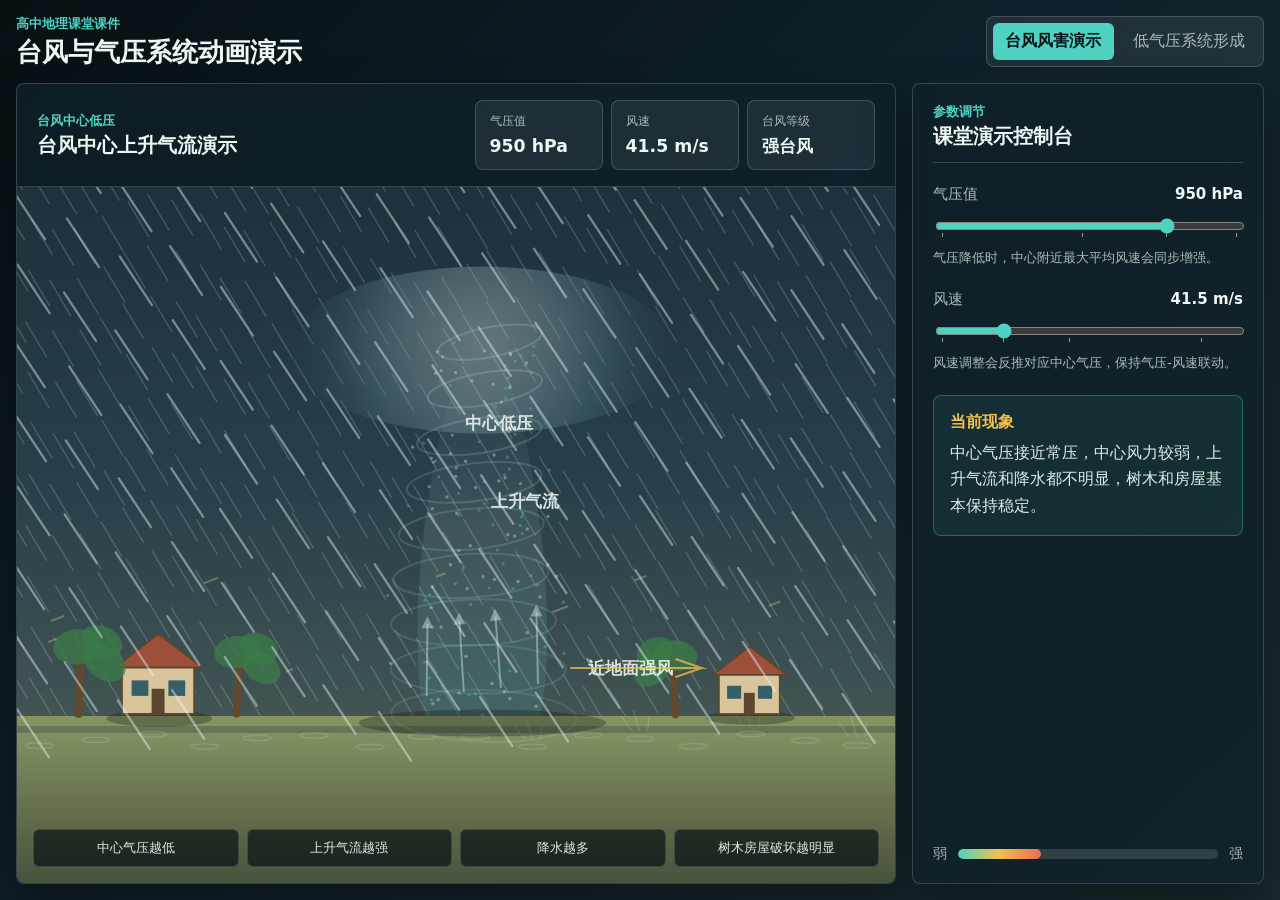
<file: index.html>
<!doctype html>
<html lang="zh-CN">
  <head>
    <meta charset="utf-8" />
    <meta name="viewport" content="width=device-width, initial-scale=1" />
    <title>台风与气压系统动画演示</title>
    <link rel="stylesheet" href="styles.css" />
  </head>
  <body>
    <div class="page-shell">
      <header class="top-bar" aria-label="课件导航">
        <div>
          <p class="kicker">高中地理课堂课件</p>
          <h1>台风与气压系统动画演示</h1>
        </div>
        <nav class="demo-tabs" role="tablist" aria-label="演示内容">
          <button
            id="tab-typhoon"
            class="tab-button is-active"
            type="button"
            role="tab"
            aria-selected="true"
            aria-controls="typhoonDemo"
            data-demo-target="typhoon"
          >
            台风风害演示
          </button>
          <button
            id="tab-low-pressure"
            class="tab-button"
            type="button"
            role="tab"
            aria-selected="false"
            aria-controls="lowPressureDemo"
            data-demo-target="low-pressure"
          >
            低气压系统形成
          </button>
        </nav>
      </header>

      <main
        id="typhoonDemo"
        class="app-shell demo-page is-active"
        role="tabpanel"
        aria-labelledby="tab-typhoon"
        data-demo="typhoon"
      >
        <section class="stage-area" aria-label="台风中心气流和风害演示区">
          <div class="stage-header">
            <div>
              <p class="kicker">台风中心低压</p>
              <h2>台风中心上升气流演示</h2>
            </div>
            <div class="metric-strip" aria-label="当前参数">
              <div class="metric">
                <span>气压值</span>
                <strong id="pressureReadout">950 hPa</strong>
              </div>
              <div class="metric">
                <span>风速</span>
                <strong id="windReadout">41.5 m/s</strong>
              </div>
              <div class="metric">
                <span>台风等级</span>
                <strong id="damageReadout">强台风</strong>
              </div>
            </div>
          </div>

          <div class="visual-frame">
            <canvas id="typhoonCanvas" width="1200" height="720"></canvas>
            <div class="legend-strip" aria-hidden="true">
              <span>中心气压越低</span>
              <span>上升气流越强</span>
              <span>降水越多</span>
              <span>树木房屋破坏越明显</span>
            </div>
          </div>
        </section>

        <aside class="control-panel" aria-label="演示参数控制">
          <div class="panel-heading">
            <p class="kicker">参数调节</p>
            <h2>课堂演示控制台</h2>
          </div>

          <label class="slider-field" for="pressure">
            <span class="slider-label">
              <span>气压值</span>
              <output id="pressureOutput" for="pressure">950 hPa</output>
            </span>
            <input
              id="pressure"
              type="range"
              min="870"
              max="975"
              step="1"
              value="950"
              list="pressureMarks"
              aria-describedby="pressureHint"
            />
            <datalist id="pressureMarks">
              <option value="975"></option>
              <option value="950"></option>
              <option value="920"></option>
              <option value="870"></option>
            </datalist>
            <span id="pressureHint" class="hint">气压降低时，中心附近最大平均风速会同步增强。</span>
          </label>

          <label class="slider-field" for="wind">
            <span class="slider-label">
              <span>风速</span>
              <output id="windOutput" for="wind">41.5 m/s</output>
            </span>
            <input
              id="wind"
              type="range"
              min="32.7"
              max="75"
              step="0.1"
              value="41.5"
              list="windMarks"
              aria-describedby="windHint"
            />
            <datalist id="windMarks">
              <option value="32.7"></option>
              <option value="41.5"></option>
              <option value="51.0"></option>
              <option value="70.0"></option>
            </datalist>
            <span id="windHint" class="hint">风速调整会反推对应中心气压，保持气压-风速联动。</span>
          </label>

          <div class="concept-box" aria-live="polite">
            <p class="concept-title">当前现象</p>
            <p id="conceptText">
              中心气压偏低，空气快速向中心汇聚并上升，近地面风力增强，树木和房屋出现明显晃动。
            </p>
          </div>

          <div class="scale-row" aria-label="破坏程度刻度">
            <span>弱</span>
            <div class="scale-track">
              <div id="damageBar" class="scale-fill"></div>
            </div>
            <span>强</span>
          </div>
        </aside>
      </main>

      <main
        id="lowPressureDemo"
        class="app-shell demo-page"
        role="tabpanel"
        aria-labelledby="tab-low-pressure"
        data-demo="low-pressure"
        hidden
      >
        <section class="stage-area low-pressure-stage" aria-label="低气压系统形成动画演示区">
          <div class="stage-header">
            <div>
              <p class="kicker">气压系统拓展</p>
              <h2>低气压系统形成动画</h2>
            </div>
            <div class="metric-strip" aria-label="低气压系统要点">
              <div class="metric">
                <span>气压状况</span>
                <strong>低气压</strong>
              </div>
              <div class="metric">
                <span>气流状况</span>
                <strong id="rotationReadout">气旋·北逆南顺</strong>
              </div>
              <div class="metric">
                <span>天气现象</span>
                <strong>阴雨</strong>
              </div>
            </div>
          </div>

          <div class="visual-frame">
            <canvas id="pressureCanvas" width="1200" height="720"></canvas>
            <div class="legend-strip pressure-legend" aria-hidden="true">
              <span>近地面四周向中心辐合</span>
              <span id="hemisphereLegend">北半球逆时针旋转</span>
              <span>中心气流上升</span>
              <span>水汽凝结形成阴雨</span>
            </div>
          </div>
        </section>

        <aside class="control-panel" aria-label="低气压系统知识控制">
          <div class="panel-heading">
            <p class="kicker">形成过程</p>
            <h2>低气压原理卡</h2>
          </div>

          <label class="slider-field" for="formation">
            <span class="slider-label">
              <span>发展阶段</span>
              <output id="formationOutput" for="formation">加强</output>
            </span>
            <input id="formation" type="range" min="0" max="100" step="1" value="72" />
            <span class="hint">数值越高，中心低压、辐合旋转和上升气流越明显。</span>
          </label>

          <fieldset class="hemisphere-control">
            <legend>旋转方向</legend>
            <div class="segmented-control">
              <button
                class="segment-button is-active"
                type="button"
                aria-pressed="true"
                data-hemisphere="north"
              >
                北半球
              </button>
              <button class="segment-button" type="button" aria-pressed="false" data-hemisphere="south">
                南半球
              </button>
            </div>
          </fieldset>

          <div class="knowledge-list" aria-label="低气压系统知识表">
            <div class="knowledge-row">
              <span>水平方向</span>
              <strong id="horizontalReadout">近地面由四周向中心旋转辐合，北半球逆时针</strong>
            </div>
            <div class="knowledge-row">
              <span>垂直方向</span>
              <strong>中心气流上升</strong>
            </div>
            <div class="knowledge-row">
              <span>天气实例</span>
              <strong>夏秋季节我国东南沿海的台风天气</strong>
            </div>
          </div>

          <div class="concept-box low-pressure-note" aria-live="polite">
            <p class="concept-title">动态说明</p>
            <p id="pressureConceptText">
              地面受热后空气上升，近地面形成低压，四周空气向中心旋转辐合，中心上升气流增强。
            </p>
          </div>
        </aside>
      </main>
    </div>
    <noscript>此课件需要启用 JavaScript 才能播放动画。</noscript>
    <script src="script.js"></script>
  </body>
</html>
</file>
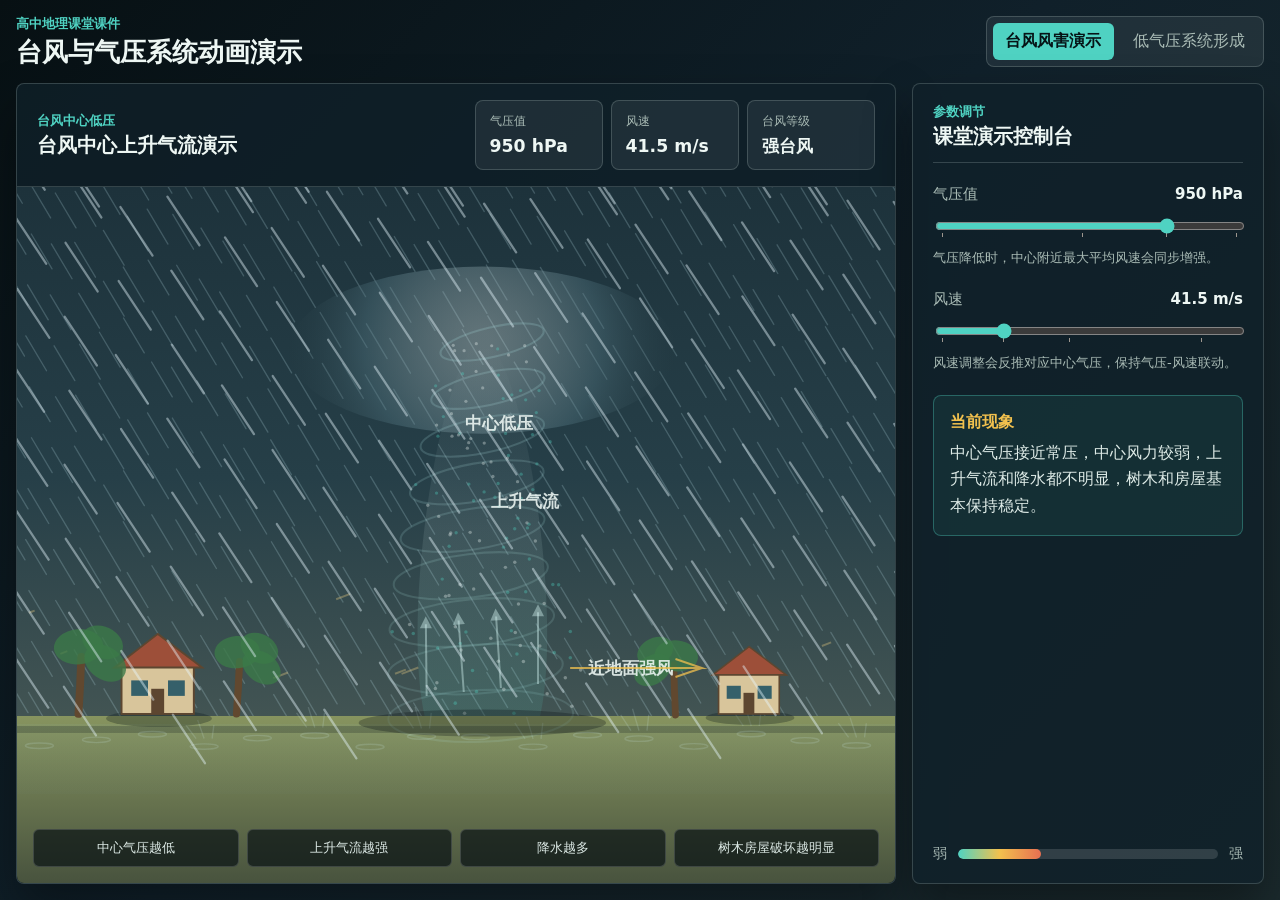
<file: typhoon-standalone.html>
<!doctype html>
<html lang="zh-CN">
  <head>
    <meta charset="utf-8" />
    <meta name="viewport" content="width=device-width, initial-scale=1" />
    <title>台风与气压系统动画演示</title>
    <style>
:root {
  color-scheme: dark;
  --bg: #071013;
  --surface: #10202a;
  --surface-strong: #18323e;
  --line: rgba(226, 240, 237, 0.18);
  --text: #eef7f4;
  --muted: #a9bbb5;
  --accent: #4fd2c2;
  --accent-strong: #f2c14e;
  --danger: #e76f51;
  --ground: #6f8168;
  --shadow: rgba(0, 0, 0, 0.36);
  font-family:
    "Microsoft YaHei",
    "PingFang SC",
    "Noto Sans CJK SC",
    system-ui,
    sans-serif;
}

* {
  box-sizing: border-box;
}

body {
  min-width: 320px;
  min-height: 100vh;
  margin: 0;
  background: linear-gradient(135deg, #071013 0%, #10202a 48%, #1b2a2d 100%);
  color: var(--text);
}

button,
input {
  font: inherit;
}

.page-shell {
  display: grid;
  grid-template-rows: auto 1fr;
  min-height: 100vh;
}

.top-bar {
  display: flex;
  align-items: center;
  justify-content: space-between;
  gap: 1rem;
  padding: 1rem 1rem 0;
}

.demo-tabs {
  display: inline-flex;
  align-items: center;
  gap: 0.35rem;
  padding: 0.35rem;
  border: 1px solid var(--line);
  border-radius: 8px;
  background: rgba(238, 247, 244, 0.07);
}

.tab-button,
.segment-button {
  min-height: 2.35rem;
  border: 0;
  border-radius: 6px;
  background: transparent;
  color: var(--muted);
  cursor: pointer;
}

.tab-button {
  padding: 0.4rem 0.8rem;
  white-space: nowrap;
}

.tab-button:hover,
.segment-button:hover {
  color: var(--text);
  background: rgba(238, 247, 244, 0.08);
}

.tab-button.is-active,
.segment-button.is-active {
  background: var(--accent);
  color: #061316;
  font-weight: 800;
}

.app-shell {
  display: grid;
  grid-template-columns: minmax(0, 1fr) 22rem;
  gap: 1rem;
  min-height: calc(100vh - 5.25rem);
  padding: 1rem;
}

.demo-page[hidden] {
  display: none;
}

.stage-area,
.control-panel {
  border: 1px solid var(--line);
  background: rgba(16, 32, 42, 0.78);
  box-shadow: 0 1.5rem 3rem var(--shadow);
}

.stage-area {
  display: grid;
  grid-template-rows: auto minmax(24rem, 1fr);
  overflow: hidden;
  border-radius: 8px;
}

.stage-header {
  display: flex;
  align-items: center;
  justify-content: space-between;
  gap: 1rem;
  padding: 1rem 1.25rem;
  border-bottom: 1px solid var(--line);
}

.kicker {
  margin: 0 0 0.25rem;
  color: var(--accent);
  font-size: 0.8rem;
  font-weight: 700;
}

h1,
h2 {
  margin: 0;
  line-height: 1.15;
  letter-spacing: 0;
}

h1 {
  font-size: 1.65rem;
}

h2 {
  font-size: 1.25rem;
}

.metric-strip {
  display: grid;
  grid-template-columns: repeat(3, minmax(7rem, 1fr));
  gap: 0.5rem;
  min-width: min(100%, 25rem);
}

.metric {
  min-height: 4rem;
  padding: 0.75rem 0.85rem;
  border: 1px solid var(--line);
  border-radius: 8px;
  background: rgba(238, 247, 244, 0.07);
}

.metric span,
.slider-label,
.hint,
.scale-row {
  color: var(--muted);
}

.metric span {
  display: block;
  margin-bottom: 0.35rem;
  font-size: 0.78rem;
}

.metric strong {
  display: block;
  font-size: 1.08rem;
  line-height: 1.2;
}

.visual-frame {
  position: relative;
  min-height: 24rem;
  background: #10191c;
}

#typhoonCanvas {
  display: block;
  width: 100%;
  height: 100%;
  min-height: 24rem;
}

#pressureCanvas {
  display: block;
  width: 100%;
  height: 100%;
  min-height: 24rem;
}

.legend-strip {
  position: absolute;
  left: 1rem;
  right: 1rem;
  bottom: 1rem;
  display: grid;
  grid-template-columns: repeat(4, minmax(0, 1fr));
  gap: 0.5rem;
  pointer-events: none;
}

.legend-strip span {
  min-height: 2.2rem;
  padding: 0.55rem 0.65rem;
  border: 1px solid rgba(238, 247, 244, 0.16);
  border-radius: 6px;
  background: rgba(7, 16, 19, 0.68);
  color: #dbe8e4;
  font-size: 0.82rem;
  text-align: center;
}

.control-panel {
  display: flex;
  flex-direction: column;
  gap: 1.35rem;
  padding: 1.25rem;
  border-radius: 8px;
}

.low-pressure-stage {
  background:
    linear-gradient(180deg, rgba(27, 44, 45, 0.88), rgba(16, 32, 42, 0.78)),
    rgba(16, 32, 42, 0.78);
}

.panel-heading {
  padding-bottom: 0.85rem;
  border-bottom: 1px solid var(--line);
}

.slider-field {
  display: grid;
  gap: 0.65rem;
}

.slider-label {
  display: flex;
  align-items: center;
  justify-content: space-between;
  gap: 1rem;
  font-size: 0.94rem;
}

output {
  color: var(--text);
  font-weight: 700;
}

input[type="range"] {
  width: 100%;
  height: 1.25rem;
  accent-color: var(--accent);
  cursor: pointer;
}

.hint {
  min-height: 1.2rem;
  font-size: 0.82rem;
  line-height: 1.5;
}

.concept-box {
  padding: 1rem;
  border: 1px solid rgba(79, 210, 194, 0.34);
  border-radius: 8px;
  background: rgba(79, 210, 194, 0.08);
}

.concept-title {
  margin: 0 0 0.45rem;
  color: var(--accent-strong);
  font-weight: 700;
}

#conceptText {
  margin: 0;
  color: #deebe7;
  line-height: 1.65;
}

.scale-row {
  display: grid;
  grid-template-columns: auto 1fr auto;
  align-items: center;
  gap: 0.7rem;
  margin-top: auto;
  font-size: 0.86rem;
}

.scale-track {
  height: 0.65rem;
  overflow: hidden;
  border-radius: 999px;
  background: rgba(238, 247, 244, 0.14);
}

.scale-fill {
  width: 50%;
  height: 100%;
  border-radius: inherit;
  background: linear-gradient(90deg, var(--accent), var(--accent-strong), var(--danger));
  transition: width 160ms ease;
}

.hemisphere-control {
  min-width: 0;
  margin: 0;
  padding: 0;
  border: 0;
}

.hemisphere-control legend {
  margin-bottom: 0.6rem;
  color: var(--muted);
  font-size: 0.94rem;
}

.segmented-control {
  display: grid;
  grid-template-columns: 1fr 1fr;
  gap: 0.35rem;
  padding: 0.35rem;
  border: 1px solid var(--line);
  border-radius: 8px;
  background: rgba(238, 247, 244, 0.07);
}

.segment-button {
  padding: 0.35rem 0.55rem;
}

.knowledge-list {
  display: grid;
  gap: 0.65rem;
}

.knowledge-row {
  display: grid;
  gap: 0.35rem;
  padding: 0.8rem 0;
  border-bottom: 1px solid var(--line);
}

.knowledge-row:first-child {
  padding-top: 0;
}

.knowledge-row span {
  color: var(--muted);
  font-size: 0.8rem;
}

.knowledge-row strong {
  color: #f0f7df;
  font-size: 0.96rem;
  line-height: 1.45;
}

.low-pressure-note {
  border-color: rgba(242, 193, 78, 0.36);
  background: rgba(242, 193, 78, 0.08);
}

noscript {
  position: fixed;
  inset: auto 1rem 1rem;
  padding: 0.8rem 1rem;
  border-radius: 6px;
  background: var(--danger);
  color: #fff;
}

@media (max-width: 980px) {
  .top-bar {
    align-items: stretch;
    flex-direction: column;
  }

  .demo-tabs {
    width: 100%;
  }

  .tab-button {
    flex: 1;
    white-space: normal;
  }

  .app-shell {
    grid-template-columns: 1fr;
    min-height: auto;
  }

  .stage-header {
    align-items: stretch;
    flex-direction: column;
  }

  .metric-strip {
    grid-template-columns: repeat(3, minmax(0, 1fr));
    min-width: 0;
  }

  .control-panel {
    min-height: auto;
  }

  .scale-row {
    margin-top: 0;
  }
}

@media (max-width: 640px) {
  .top-bar {
    padding: 0.65rem 0.65rem 0;
  }

  .app-shell {
    padding: 0.65rem;
  }

  .stage-header,
  .control-panel {
    padding: 0.9rem;
  }

  h1 {
    font-size: 1.35rem;
  }

  .metric-strip,
  .legend-strip {
    grid-template-columns: 1fr 1fr;
  }

  .metric {
    min-height: 3.6rem;
    padding: 0.65rem;
  }

  .legend-strip {
    left: 0.6rem;
    right: 0.6rem;
    bottom: 0.6rem;
  }

  .legend-strip span {
    padding: 0.45rem;
    font-size: 0.75rem;
  }
}

    </style>
  </head>
  <body>
    <div class="page-shell">
      <header class="top-bar" aria-label="课件导航">
        <div>
          <p class="kicker">高中地理课堂课件</p>
          <h1>台风与气压系统动画演示</h1>
        </div>
        <nav class="demo-tabs" role="tablist" aria-label="演示内容">
          <button
            id="tab-typhoon"
            class="tab-button is-active"
            type="button"
            role="tab"
            aria-selected="true"
            aria-controls="typhoonDemo"
            data-demo-target="typhoon"
          >
            台风风害演示
          </button>
          <button
            id="tab-low-pressure"
            class="tab-button"
            type="button"
            role="tab"
            aria-selected="false"
            aria-controls="lowPressureDemo"
            data-demo-target="low-pressure"
          >
            低气压系统形成
          </button>
        </nav>
      </header>

      <main
        id="typhoonDemo"
        class="app-shell demo-page is-active"
        role="tabpanel"
        aria-labelledby="tab-typhoon"
        data-demo="typhoon"
      >
        <section class="stage-area" aria-label="台风中心气流和风害演示区">
          <div class="stage-header">
            <div>
              <p class="kicker">台风中心低压</p>
              <h2>台风中心上升气流演示</h2>
            </div>
            <div class="metric-strip" aria-label="当前参数">
              <div class="metric">
                <span>气压值</span>
                <strong id="pressureReadout">950 hPa</strong>
              </div>
              <div class="metric">
                <span>风速</span>
                <strong id="windReadout">41.5 m/s</strong>
              </div>
              <div class="metric">
                <span>台风等级</span>
                <strong id="damageReadout">强台风</strong>
              </div>
            </div>
          </div>

          <div class="visual-frame">
            <canvas id="typhoonCanvas" width="1200" height="720"></canvas>
            <div class="legend-strip" aria-hidden="true">
              <span>中心气压越低</span>
              <span>上升气流越强</span>
              <span>降水越多</span>
              <span>树木房屋破坏越明显</span>
            </div>
          </div>
        </section>

        <aside class="control-panel" aria-label="演示参数控制">
          <div class="panel-heading">
            <p class="kicker">参数调节</p>
            <h2>课堂演示控制台</h2>
          </div>

          <label class="slider-field" for="pressure">
            <span class="slider-label">
              <span>气压值</span>
              <output id="pressureOutput" for="pressure">950 hPa</output>
            </span>
            <input
              id="pressure"
              type="range"
              min="870"
              max="975"
              step="1"
              value="950"
              list="pressureMarks"
              aria-describedby="pressureHint"
            />
            <datalist id="pressureMarks">
              <option value="975"></option>
              <option value="950"></option>
              <option value="920"></option>
              <option value="870"></option>
            </datalist>
            <span id="pressureHint" class="hint">气压降低时，中心附近最大平均风速会同步增强。</span>
          </label>

          <label class="slider-field" for="wind">
            <span class="slider-label">
              <span>风速</span>
              <output id="windOutput" for="wind">41.5 m/s</output>
            </span>
            <input
              id="wind"
              type="range"
              min="32.7"
              max="75"
              step="0.1"
              value="41.5"
              list="windMarks"
              aria-describedby="windHint"
            />
            <datalist id="windMarks">
              <option value="32.7"></option>
              <option value="41.5"></option>
              <option value="51.0"></option>
              <option value="70.0"></option>
            </datalist>
            <span id="windHint" class="hint">风速调整会反推对应中心气压，保持气压-风速联动。</span>
          </label>

          <div class="concept-box" aria-live="polite">
            <p class="concept-title">当前现象</p>
            <p id="conceptText">
              中心气压偏低，空气快速向中心汇聚并上升，近地面风力增强，树木和房屋出现明显晃动。
            </p>
          </div>

          <div class="scale-row" aria-label="破坏程度刻度">
            <span>弱</span>
            <div class="scale-track">
              <div id="damageBar" class="scale-fill"></div>
            </div>
            <span>强</span>
          </div>
        </aside>
      </main>

      <main
        id="lowPressureDemo"
        class="app-shell demo-page"
        role="tabpanel"
        aria-labelledby="tab-low-pressure"
        data-demo="low-pressure"
        hidden
      >
        <section class="stage-area low-pressure-stage" aria-label="低气压系统形成动画演示区">
          <div class="stage-header">
            <div>
              <p class="kicker">气压系统拓展</p>
              <h2>低气压系统形成动画</h2>
            </div>
            <div class="metric-strip" aria-label="低气压系统要点">
              <div class="metric">
                <span>气压状况</span>
                <strong>低气压</strong>
              </div>
              <div class="metric">
                <span>气流状况</span>
                <strong id="rotationReadout">气旋·北逆南顺</strong>
              </div>
              <div class="metric">
                <span>天气现象</span>
                <strong>阴雨</strong>
              </div>
            </div>
          </div>

          <div class="visual-frame">
            <canvas id="pressureCanvas" width="1200" height="720"></canvas>
            <div class="legend-strip pressure-legend" aria-hidden="true">
              <span>近地面四周向中心辐合</span>
              <span id="hemisphereLegend">北半球逆时针旋转</span>
              <span>中心气流上升</span>
              <span>水汽凝结形成阴雨</span>
            </div>
          </div>
        </section>

        <aside class="control-panel" aria-label="低气压系统知识控制">
          <div class="panel-heading">
            <p class="kicker">形成过程</p>
            <h2>低气压原理卡</h2>
          </div>

          <label class="slider-field" for="formation">
            <span class="slider-label">
              <span>发展阶段</span>
              <output id="formationOutput" for="formation">加强</output>
            </span>
            <input id="formation" type="range" min="0" max="100" step="1" value="72" />
            <span class="hint">数值越高，中心低压、辐合旋转和上升气流越明显。</span>
          </label>

          <fieldset class="hemisphere-control">
            <legend>旋转方向</legend>
            <div class="segmented-control">
              <button
                class="segment-button is-active"
                type="button"
                aria-pressed="true"
                data-hemisphere="north"
              >
                北半球
              </button>
              <button class="segment-button" type="button" aria-pressed="false" data-hemisphere="south">
                南半球
              </button>
            </div>
          </fieldset>

          <div class="knowledge-list" aria-label="低气压系统知识表">
            <div class="knowledge-row">
              <span>水平方向</span>
              <strong id="horizontalReadout">近地面由四周向中心旋转辐合，北半球逆时针</strong>
            </div>
            <div class="knowledge-row">
              <span>垂直方向</span>
              <strong>中心气流上升</strong>
            </div>
            <div class="knowledge-row">
              <span>天气实例</span>
              <strong>夏秋季节我国东南沿海的台风天气</strong>
            </div>
          </div>

          <div class="concept-box low-pressure-note" aria-live="polite">
            <p class="concept-title">动态说明</p>
            <p id="pressureConceptText">
              地面受热后空气上升，近地面形成低压，四周空气向中心旋转辐合，中心上升气流增强。
            </p>
          </div>
        </aside>
      </main>
    </div>
    <noscript>此课件需要启用 JavaScript 才能播放动画。</noscript>
    <script>
const canvas = document.querySelector("#typhoonCanvas");
const ctx = canvas.getContext("2d");
const pressureCanvas = document.querySelector("#pressureCanvas");
const pressureCtx = pressureCanvas.getContext("2d");

const tabButtons = document.querySelectorAll("[data-demo-target]");
const demoPages = document.querySelectorAll("[data-demo]");

const pressureInput = document.querySelector("#pressure");
const windInput = document.querySelector("#wind");
const pressureOutput = document.querySelector("#pressureOutput");
const windOutput = document.querySelector("#windOutput");
const pressureReadout = document.querySelector("#pressureReadout");
const windReadout = document.querySelector("#windReadout");
const damageReadout = document.querySelector("#damageReadout");
const damageBar = document.querySelector("#damageBar");
const conceptText = document.querySelector("#conceptText");

const formationInput = document.querySelector("#formation");
const formationOutput = document.querySelector("#formationOutput");
const hemisphereButtons = document.querySelectorAll("[data-hemisphere]");
const rotationReadout = document.querySelector("#rotationReadout");
const hemisphereLegend = document.querySelector("#hemisphereLegend");
const horizontalReadout = document.querySelector("#horizontalReadout");
const pressureConceptText = document.querySelector("#pressureConceptText");

const state = {
  pressure: Number(pressureInput.value),
  wind: Number(windInput.value),
  time: 0,
  particles: [],
  debris: [],
};

const pressureState = {
  formation: Number(formationInput.value),
  hemisphere: "north",
  time: 0,
  parcels: [],
  droplets: [],
};

let activeDemo = "typhoon";

const typhoonRanges = {
  pressureMin: 870,
  pressureMax: 975,
  windMin: 32.7,
  windMax: 75,
};

const pressureWindPoints = [
  { pressure: 975, wind: 32.7 },
  { pressure: 950, wind: 41.5 },
  { pressure: 920, wind: 51 },
  { pressure: 870, wind: 70 },
];

function clamp(value, min, max) {
  return Math.max(min, Math.min(max, value));
}

function norm(value, min, max) {
  return clamp((value - min) / (max - min), 0, 1);
}

function interpolate(value, startValue, endValue, startResult, endResult) {
  const ratio = (value - startValue) / (endValue - startValue);
  return startResult + ratio * (endResult - startResult);
}

function windForPressure(pressure) {
  const value = clamp(pressure, typhoonRanges.pressureMin, typhoonRanges.pressureMax);
  for (let i = 0; i < pressureWindPoints.length - 1; i += 1) {
    const high = pressureWindPoints[i];
    const low = pressureWindPoints[i + 1];
    if (value <= high.pressure && value >= low.pressure) {
      return interpolate(value, high.pressure, low.pressure, high.wind, low.wind);
    }
  }
  return value <= typhoonRanges.pressureMin ? 70 : typhoonRanges.windMin;
}

function pressureForWind(wind) {
  const value = clamp(wind, typhoonRanges.windMin, typhoonRanges.windMax);
  for (let i = 0; i < pressureWindPoints.length - 1; i += 1) {
    const weak = pressureWindPoints[i];
    const strong = pressureWindPoints[i + 1];
    if (value >= weak.wind && value <= strong.wind) {
      return interpolate(value, weak.wind, strong.wind, weak.pressure, strong.pressure);
    }
  }
  return value >= 70 ? typhoonRanges.pressureMin : typhoonRanges.pressureMax;
}

function setPressure(value) {
  const pressure = Math.round(clamp(value, typhoonRanges.pressureMin, typhoonRanges.pressureMax));
  state.pressure = pressure;
  pressureInput.value = String(pressure);
}

function setWind(value) {
  const wind = Math.round(clamp(value, typhoonRanges.windMin, typhoonRanges.windMax) * 10) / 10;
  state.wind = wind;
  windInput.value = wind.toFixed(1);
}

function resizeCanvasElement(targetCanvas, targetContext) {
  const bounds = targetCanvas.getBoundingClientRect();
  if (bounds.width <= 0 || bounds.height <= 0) {
    return;
  }

  const ratio = window.devicePixelRatio || 1;
  targetCanvas.width = Math.max(1, Math.floor(bounds.width * ratio));
  targetCanvas.height = Math.max(1, Math.floor(bounds.height * ratio));
  targetContext.setTransform(ratio, 0, 0, ratio, 0, 0);
}

function resizeCanvas() {
  resizeCanvasElement(canvas, ctx);
  resizeCanvasElement(pressureCanvas, pressureCtx);
}

function setActiveDemo(demo) {
  activeDemo = demo;
  tabButtons.forEach((button) => {
    const isActive = button.dataset.demoTarget === demo;
    button.classList.toggle("is-active", isActive);
    button.setAttribute("aria-selected", String(isActive));
  });

  demoPages.forEach((page) => {
    const isActive = page.dataset.demo === demo;
    page.hidden = !isActive;
    page.classList.toggle("is-active", isActive);
  });

  requestAnimationFrame(resizeCanvas);
}

tabButtons.forEach((button) => {
  button.addEventListener("click", () => {
    setActiveDemo(button.dataset.demoTarget);
  });
});

function pressureStrength() {
  return 1 - norm(state.pressure, typhoonRanges.pressureMin, typhoonRanges.pressureMax);
}

function windStrength() {
  return norm(state.wind, typhoonRanges.windMin, typhoonRanges.windMax);
}

function severity() {
  return clamp(pressureStrength() * 0.52 + windStrength() * 0.48, 0, 1);
}

function isExtremeDamage(level = severity()) {
  return level >= 0.94;
}

function typhoonGrade() {
  if (state.pressure <= 870 || state.wind > 70) {
    return "极端/历史极值";
  }
  if (state.pressure <= 920 || state.wind >= 51) {
    return "超强台风";
  }
  if (state.pressure <= 950 || state.wind >= 41.5) {
    return "强台风";
  }
  return "标准台风";
}

function updateReadouts() {
  const pressure = `${state.pressure} hPa`;
  const wind = `${state.wind.toFixed(1)} m/s`;
  const level = severity();
  const label = typhoonGrade();

  pressureOutput.value = pressure;
  windOutput.value = wind;
  pressureReadout.textContent = pressure;
  windReadout.textContent = wind;
  damageReadout.textContent = label;
  damageBar.style.width = `${Math.round(12 + level * 88)}%`;

  if (isExtremeDamage(level)) {
    conceptText.textContent =
      "中心气压降至极低，中心风力同步增强，强烈上升气流带来更密集降水，树木被吹离原位，房屋被吹倒。";
  } else if (level < 0.28) {
    conceptText.textContent =
      "中心气压接近常压，中心风力较弱，上升气流和降水都不明显，树木和房屋基本保持稳定。";
  } else if (level < 0.56) {
    conceptText.textContent =
      "中心气压降低，中心风力随之增强，空气向中心汇聚后上升，降水开始增多，树冠摇摆。";
  } else if (level < 0.78) {
    conceptText.textContent =
      "中心气压明显偏低，上升气流增强并促成更多降水，近地面风速较大，树木大幅弯曲，屋顶出现松动。";
  } else {
    conceptText.textContent =
      "中心气压很低，强烈上升气流带动空气快速汇聚旋转，降水密集，高风速使树木倒伏，房屋破坏显著。";
  }
}

function formationStrength() {
  return norm(pressureState.formation, 0, 100);
}

function formationLabel(level) {
  if (level < 0.26) {
    return "初生";
  }
  if (level < 0.56) {
    return "形成";
  }
  if (level < 0.82) {
    return "加强";
  }
  return "成熟";
}

function updatePressureReadouts() {
  const level = formationStrength();
  const isNorth = pressureState.hemisphere === "north";
  const direction = isNorth ? "北半球逆时针" : "南半球顺时针";

  formationOutput.value = formationLabel(level);
  rotationReadout.textContent = `气旋·${isNorth ? "北逆" : "南顺"}`;
  hemisphereLegend.textContent = `${direction}旋转`;
  horizontalReadout.textContent = `近地面由四周向中心旋转辐合，${direction}`;

  if (level < 0.26) {
    pressureConceptText.textContent =
      "局地空气开始受热上升，近地面气压略有下降，四周空气开始向中心补充。";
  } else if (level < 0.56) {
    pressureConceptText.textContent =
      "中心低压逐步形成，近地面空气由四周向中心旋转辐合，上升气流开始贯通。";
  } else if (level < 0.82) {
    pressureConceptText.textContent =
      "低气压加强，气旋环流更清晰，中心上升气流增强，水汽抬升后凝结成云雨。";
  } else {
    pressureConceptText.textContent =
      "成熟低压系统中，近地面强烈辐合并旋转，中心空气持续上升，常带来阴雨天气。";
  }
}

function onPressureInput() {
  setPressure(Number(pressureInput.value));
  setWind(windForPressure(state.pressure));
  updateReadouts();
}

function onWindInput() {
  setWind(Number(windInput.value));
  setPressure(pressureForWind(state.wind));
  updateReadouts();
}

function onFormationInput() {
  pressureState.formation = Number(formationInput.value);
  updatePressureReadouts();
}

pressureInput.addEventListener("input", onPressureInput);
windInput.addEventListener("input", onWindInput);
formationInput.addEventListener("input", onFormationInput);
window.addEventListener("resize", resizeCanvas);

hemisphereButtons.forEach((button) => {
  button.addEventListener("click", () => {
    pressureState.hemisphere = button.dataset.hemisphere;
    hemisphereButtons.forEach((item) => {
      const isActive = item === button;
      item.classList.toggle("is-active", isActive);
      item.setAttribute("aria-pressed", String(isActive));
    });
    updatePressureReadouts();
  });
});

function ensureParticles() {
  const target = Math.floor(80 + pressureStrength() * 150 + windStrength() * 35);
  while (state.particles.length < target) {
    state.particles.push({
      offset: Math.random() * Math.PI * 2,
      level: Math.random(),
      radius: 0.2 + Math.random() * 0.9,
      speed: 0.45 + Math.random() * 0.95,
      tint: Math.random(),
    });
  }
  if (state.particles.length > target) {
    state.particles.length = target;
  }

  const debrisTarget = Math.floor(5 + windStrength() * 26);
  while (state.debris.length < debrisTarget) {
    state.debris.push({
      x: Math.random(),
      y: Math.random(),
      phase: Math.random() * Math.PI * 2,
      size: 2 + Math.random() * 5,
      speed: 0.2 + Math.random() * 0.8,
    });
  }
  if (state.debris.length > debrisTarget) {
    state.debris.length = debrisTarget;
  }
}

function rainStrength(pLevel, level) {
  return clamp(pLevel * 0.82 + level * 0.18, 0, 1);
}

function drawRainStreaks(width, groundY, rainLevel, wLevel, foreground = false) {
  if (rainLevel <= 0.04) {
    return;
  }

  const gapX = foreground ? 58 - rainLevel * 26 : 28 - rainLevel * 16;
  const gapY = foreground ? 82 - rainLevel * 34 : 58 - rainLevel * 30;
  const dropLength = foreground ? 34 + rainLevel * 62 : 24 + rainLevel * 46;
  const lean = (foreground ? 20 : 12) + wLevel * (foreground ? 58 : 42);
  const speed = foreground ? 170 + rainLevel * 230 : 92 + rainLevel * 160;
  const offset = (state.time * speed) % gapY;

  ctx.save();
  ctx.lineCap = "round";
  ctx.strokeStyle = foreground
    ? `rgba(232, 248, 255, ${0.34 + rainLevel * 0.38})`
    : `rgba(190, 226, 235, ${0.14 + rainLevel * 0.34})`;
  ctx.lineWidth = foreground ? 1.8 + rainLevel * 2.2 : 1 + rainLevel * 1.5;

  for (let x = -width * 0.18; x < width + 140; x += gapX) {
    const columnShift = Math.sin(x * 0.035) * gapY * 0.35;
    for (let baseY = -gapY * 1.5; baseY < groundY + gapY; baseY += gapY) {
      const y = ((baseY + offset + columnShift) % (groundY + gapY)) - gapY;
      const wobble = Math.sin(state.time * 4 + x * 0.07 + baseY * 0.03) * (2 + rainLevel * 4);
      ctx.beginPath();
      ctx.moveTo(x + wobble, y);
      ctx.lineTo(x + lean + wobble, y + dropLength);
      ctx.stroke();

      if (foreground && rainLevel > 0.48) {
        ctx.fillStyle = `rgba(232, 248, 255, ${0.18 + rainLevel * 0.22})`;
        ctx.beginPath();
        ctx.ellipse(x + lean + wobble, y + dropLength, 2.2 + rainLevel * 1.8, 1.2 + rainLevel, 0.38, 0, Math.PI * 2);
        ctx.fill();
      }
    }
  }

  ctx.restore();
}

function drawRainSheet(width, groundY, rainLevel, wLevel) {
  if (rainLevel < 0.5) {
    return;
  }

  const sheetAlpha = (rainLevel - 0.5) * 0.24;
  const lean = 38 + wLevel * 70;
  const sheetWidth = width * (0.16 + rainLevel * 0.08);
  const speed = (state.time * (42 + rainLevel * 66)) % (sheetWidth * 1.6);

  ctx.save();
  for (let i = -1; i < 7; i += 1) {
    const x = i * sheetWidth - speed;
    const gradient = ctx.createLinearGradient(x, 0, x + sheetWidth, groundY);
    gradient.addColorStop(0, `rgba(228, 246, 255, 0)`);
    gradient.addColorStop(0.45, `rgba(228, 246, 255, ${sheetAlpha})`);
    gradient.addColorStop(1, `rgba(228, 246, 255, 0)`);
    ctx.fillStyle = gradient;
    ctx.beginPath();
    ctx.moveTo(x, 0);
    ctx.lineTo(x + sheetWidth, 0);
    ctx.lineTo(x + sheetWidth + lean, groundY);
    ctx.lineTo(x + lean, groundY);
    ctx.closePath();
    ctx.fill();
  }
  ctx.restore();
}

function drawRainImpacts(width, height, groundY, rainLevel, wLevel) {
  if (rainLevel < 0.22) {
    return;
  }

  const splashGap = 62 - rainLevel * 32;
  const rippleAlpha = 0.12 + rainLevel * 0.22;

  ctx.save();
  ctx.strokeStyle = `rgba(210, 238, 235, ${rippleAlpha})`;
  ctx.fillStyle = `rgba(164, 207, 210, ${0.08 + rainLevel * 0.16})`;
  ctx.lineWidth = 1.2 + rainLevel * 0.8;

  for (let x = -30; x < width + 60; x += splashGap) {
    const phase = state.time * (5.5 + rainLevel * 4) + x * 0.06;
    const splash = Math.max(0, Math.sin(phase));
    const y = groundY + 16 + Math.sin(x * 0.04) * 7;
    const drift = wLevel * 10 * Math.sin(phase * 0.5);

    ctx.beginPath();
    ctx.ellipse(x + drift, y + 8, 10 + rainLevel * 17, 2.2 + rainLevel * 2.2, 0, 0, Math.PI * 2);
    ctx.stroke();

    if (splash > 0.58) {
      ctx.beginPath();
      ctx.moveTo(x + drift - 8, y);
      ctx.lineTo(x + drift - 17 - wLevel * 6, y - 8 - splash * 8);
      ctx.moveTo(x + drift, y);
      ctx.lineTo(x + drift - 5 - wLevel * 7, y - 12 - splash * 10);
      ctx.moveTo(x + drift + 8, y);
      ctx.lineTo(x + drift + 11 - wLevel * 6, y - 8 - splash * 8);
      ctx.stroke();
    }
  }

  const puddle = ctx.createLinearGradient(0, groundY, 0, height);
  puddle.addColorStop(0, `rgba(150, 197, 201, ${0.06 + rainLevel * 0.1})`);
  puddle.addColorStop(1, "rgba(73, 91, 91, 0)");
  ctx.fillStyle = puddle;
  ctx.fillRect(0, groundY + 8, width, Math.min(height - groundY, 70));
  ctx.restore();
}

function drawForegroundRain(width, groundY, pLevel, wLevel, level) {
  const rainLevel = rainStrength(pLevel, level);
  drawRainStreaks(width, groundY, rainLevel, wLevel, true);
}

function drawBackground(width, height, groundY, level, pLevel, wLevel) {
  const currentRainStrength = rainStrength(pLevel, level);
  const sky = ctx.createLinearGradient(0, 0, 0, groundY);
  sky.addColorStop(0, currentRainStrength > 0.62 ? "#122630" : "#1d323b");
  sky.addColorStop(0.55, currentRainStrength > 0.62 ? "#1a333f" : "#263f48");
  sky.addColorStop(1, currentRainStrength > 0.62 ? "#354a4d" : "#425453");
  ctx.fillStyle = sky;
  ctx.fillRect(0, 0, width, groundY);

  drawRainSheet(width, groundY, currentRainStrength, wLevel);
  drawRainStreaks(width, groundY, currentRainStrength, wLevel);

  const ground = ctx.createLinearGradient(0, groundY, 0, height);
  ground.addColorStop(0, "#87945f");
  ground.addColorStop(1, "#48533e");
  ctx.fillStyle = ground;
  ctx.fillRect(0, groundY, width, height - groundY);

  ctx.fillStyle = "rgba(7, 16, 19, 0.24)";
  ctx.fillRect(0, groundY + 10, width, 7);
  drawRainImpacts(width, height, groundY, currentRainStrength, wLevel);
}

function drawArrow(x, y, length, alpha, bend = 0) {
  ctx.save();
  ctx.translate(x, y);
  ctx.rotate(bend);
  ctx.strokeStyle = `rgba(217, 250, 247, ${alpha})`;
  ctx.fillStyle = `rgba(217, 250, 247, ${alpha})`;
  ctx.lineWidth = 2;
  ctx.beginPath();
  ctx.moveTo(0, 0);
  ctx.lineTo(0, -length);
  ctx.stroke();
  ctx.beginPath();
  ctx.moveTo(0, -length - 8);
  ctx.lineTo(-6, -length + 4);
  ctx.lineTo(6, -length + 4);
  ctx.closePath();
  ctx.fill();
  ctx.restore();
}

function drawVortex(centerX, groundY, width, height, pLevel, wLevel, level) {
  const columnHeight = height * (0.48 + pLevel * 0.24);
  const topY = groundY - columnHeight;
  const baseRadius = width * (0.085 + level * 0.04);
  const spin = state.time * (1.4 + wLevel * 5.5);

  const cloud = ctx.createRadialGradient(centerX, topY, 10, centerX, topY, width * 0.25);
  cloud.addColorStop(0, `rgba(238, 247, 244, ${0.24 + pLevel * 0.28})`);
  cloud.addColorStop(0.52, `rgba(83, 118, 129, ${0.34 + pLevel * 0.22})`);
  cloud.addColorStop(1, "rgba(20, 36, 42, 0)");
  ctx.fillStyle = cloud;
  ctx.beginPath();
  ctx.ellipse(centerX, topY + 8, width * (0.21 + level * 0.05), height * 0.12, 0, 0, Math.PI * 2);
  ctx.fill();

  for (let ring = 0; ring < 9; ring += 1) {
    const t = ring / 8;
    const y = groundY - t * columnHeight;
    const radius = baseRadius * (1 - t * 0.48) + 10;
    const alpha = 0.1 + pLevel * 0.11 + t * 0.06;
    ctx.strokeStyle = `rgba(181, 237, 235, ${alpha})`;
    ctx.lineWidth = 1.5 + level * 2.5;
    ctx.beginPath();
    ctx.ellipse(
      centerX + Math.sin(spin + t * 4) * (8 + level * 16),
      y,
      radius,
      radius * 0.28,
      Math.sin(spin + t) * 0.25,
      0,
      Math.PI * 2,
    );
    ctx.stroke();
  }

  const core = ctx.createLinearGradient(centerX, groundY, centerX, topY);
  core.addColorStop(0, `rgba(79, 210, 194, ${0.08 + pLevel * 0.2})`);
  core.addColorStop(0.5, `rgba(226, 247, 244, ${0.06 + pLevel * 0.16})`);
  core.addColorStop(1, "rgba(226, 247, 244, 0)");
  ctx.fillStyle = core;
  ctx.beginPath();
  ctx.moveTo(centerX - baseRadius * 0.7, groundY);
  ctx.bezierCurveTo(centerX - baseRadius, groundY - columnHeight * 0.3, centerX - baseRadius * 0.45, topY, centerX, topY);
  ctx.bezierCurveTo(centerX + baseRadius * 0.45, topY, centerX + baseRadius, groundY - columnHeight * 0.3, centerX + baseRadius * 0.7, groundY);
  ctx.closePath();
  ctx.fill();

  state.particles.forEach((particle) => {
    const yProgress = (particle.level + state.time * 0.08 * (1 + pLevel * 1.8) * particle.speed) % 1;
    const y = groundY - yProgress * columnHeight;
    const taper = 1 - yProgress * 0.55;
    const swirlRadius = baseRadius * taper * (0.35 + particle.radius);
    const angle = particle.offset + spin * (0.5 + particle.speed) + yProgress * 7;
    const x = centerX + Math.cos(angle) * swirlRadius;
    const particleAlpha = 0.24 + pLevel * 0.42;

    ctx.fillStyle =
      particle.tint > 0.5
        ? `rgba(238, 247, 244, ${particleAlpha})`
        : `rgba(79, 210, 194, ${particleAlpha})`;
    ctx.beginPath();
    ctx.arc(x, y, 1.2 + level * 2.6 * (1 - yProgress * 0.3), 0, Math.PI * 2);
    ctx.fill();
  });

  const arrowCount = 4 + Math.floor(pLevel * 4);
  for (let i = 0; i < arrowCount; i += 1) {
    const offset = (i - (arrowCount - 1) / 2) * (baseRadius * 0.45);
    drawArrow(centerX + offset, groundY - 20 - i * 4, 55 + pLevel * 70, 0.3 + pLevel * 0.45, Math.sin(spin + i) * 0.08);
  }

  ctx.fillStyle = `rgba(7, 16, 19, ${0.25 + level * 0.18})`;
  ctx.beginPath();
  ctx.ellipse(centerX, groundY + 7, baseRadius * 1.5, 11 + level * 11, 0, 0, Math.PI * 2);
  ctx.fill();
}

function drawHouse(x, groundY, scale, level, windLevel, collapsed = false) {
  const shake = Math.sin(state.time * (7 + windLevel * 7)) * windLevel * 4;
  const roofShift = windLevel * 8 + shake;

  ctx.save();
  ctx.translate(x + shake, groundY);
  ctx.scale(scale, scale);

  ctx.fillStyle = "rgba(7, 16, 19, 0.28)";
  ctx.beginPath();
  ctx.ellipse(58, 7, 82, 13, 0, 0, Math.PI * 2);
  ctx.fill();

  if (collapsed) {
    ctx.save();
    ctx.translate(30, -3);
    ctx.rotate(-0.96 - windLevel * 0.12);

    ctx.fillStyle = "#d8c59b";
    ctx.strokeStyle = "#5d4630";
    ctx.lineWidth = 3;
    ctx.fillRect(-8, -74, 112, 74);
    ctx.strokeRect(-8, -74, 112, 74);

    ctx.fillStyle = "#35606a";
    ctx.fillRect(9, -52, 26, 24);
    ctx.fillRect(66, -52, 26, 24);
    ctx.fillStyle = "#5d4630";
    ctx.fillRect(40, -39, 20, 39);

    ctx.strokeStyle = "#463625";
    ctx.lineWidth = 2;
    ctx.beginPath();
    ctx.moveTo(8, -66);
    ctx.lineTo(24, -48);
    ctx.lineTo(14, -30);
    ctx.moveTo(74, -69);
    ctx.lineTo(92, -50);
    ctx.lineTo(78, -35);
    ctx.stroke();

    ctx.save();
    ctx.translate(-28, -88);
    ctx.rotate(-0.28 - windLevel * 0.16);
    ctx.fillStyle = "#9d4f39";
    ctx.beginPath();
    ctx.moveTo(-12, 0);
    ctx.lineTo(56, -50);
    ctx.lineTo(124, 0);
    ctx.closePath();
    ctx.fill();
    ctx.stroke();
    ctx.restore();

    ctx.fillStyle = "#8f3e2b";
    ctx.rotate(0.5);
    ctx.fillRect(96, -108, 48, 12);
    ctx.restore();
    ctx.restore();
    return;
  }

  ctx.fillStyle = "#d8c59b";
  ctx.strokeStyle = "#5d4630";
  ctx.lineWidth = 3;
  ctx.fillRect(0, -74, 112, 74);
  ctx.strokeRect(0, -74, 112, 74);

  ctx.fillStyle = "#9d4f39";
  ctx.beginPath();
  ctx.moveTo(-12 + roofShift, -72);
  ctx.lineTo(56 + roofShift * 0.4, -122 - windLevel * 10);
  ctx.lineTo(124 + roofShift, -72);
  ctx.closePath();
  ctx.fill();
  ctx.stroke();

  ctx.fillStyle = "#35606a";
  ctx.fillRect(15, -52, 26, 24);
  ctx.fillRect(72, -52, 26, 24);
  ctx.fillStyle = "#5d4630";
  ctx.fillRect(46, -39, 20, 39);

  if (level > 0.48) {
    ctx.strokeStyle = "#463625";
    ctx.lineWidth = 2;
    ctx.beginPath();
    ctx.moveTo(22, -66);
    ctx.lineTo(34, -52);
    ctx.lineTo(28, -36);
    ctx.stroke();
    ctx.beginPath();
    ctx.moveTo(82, -69);
    ctx.lineTo(92, -55);
    ctx.lineTo(88, -41);
    ctx.stroke();
  }

  if (level > 0.72) {
    ctx.fillStyle = "#8f3e2b";
    ctx.save();
    ctx.rotate(-0.14 - windLevel * 0.12);
    ctx.fillRect(96, -120, 44, 12);
    ctx.restore();
  }

  ctx.restore();
}

function drawBlownAwayTree(x, groundY, scale, level, windLevel, flip = 1, phase = 0) {
  const lift = 78 + windLevel * 45 + Math.sin(state.time * 3 + phase) * 8;
  const drift = -44 * windLevel + Math.sin(state.time * 2.4 + phase) * 6;
  const rotation = -flip * (1.12 + windLevel * 0.34) + Math.sin(state.time * 4 + phase) * 0.1;

  ctx.save();
  ctx.translate(x + drift, groundY - lift);
  ctx.scale(scale, scale);

  ctx.strokeStyle = `rgba(238, 247, 244, ${0.28 + level * 0.22})`;
  ctx.lineWidth = 2;
  for (let i = 0; i < 4; i += 1) {
    const y = 18 + i * 14;
    ctx.beginPath();
    ctx.moveTo(flip * (52 + i * 12), y);
    ctx.lineTo(flip * (108 + i * 18), y - 8);
    ctx.stroke();
  }

  ctx.rotate(rotation);

  ctx.strokeStyle = "#61482f";
  ctx.lineWidth = 12;
  ctx.lineCap = "round";
  ctx.beginPath();
  ctx.moveTo(0, 0);
  ctx.quadraticCurveTo(-flip * 8, -42, -flip * 18, -86);
  ctx.stroke();

  ctx.fillStyle = "#4a3627";
  ctx.beginPath();
  ctx.ellipse(1, 8, 18, 11, 0.28 * flip, 0, Math.PI * 2);
  ctx.fill();

  ctx.strokeStyle = "#5a3e2a";
  ctx.lineWidth = 3;
  for (let i = 0; i < 5; i += 1) {
    const angle = -0.75 + i * 0.34;
    ctx.beginPath();
    ctx.moveTo(2, 8);
    ctx.lineTo(Math.cos(angle) * 30, 8 + Math.sin(angle) * 18);
    ctx.stroke();
  }

  const leafAlpha = 0.72 - level * 0.12;
  ctx.fillStyle = `rgba(60, 122, 72, ${leafAlpha})`;
  ctx.beginPath();
  ctx.ellipse(-flip * 26, -100, 38, 27, -0.35 * flip, 0, Math.PI * 2);
  ctx.fill();
  ctx.beginPath();
  ctx.ellipse(flip * 8, -116, 33, 24, 0.2 * flip, 0, Math.PI * 2);
  ctx.fill();
  ctx.beginPath();
  ctx.ellipse(flip * 20, -86, 35, 25, 0.35 * flip, 0, Math.PI * 2);
  ctx.fill();

  ctx.restore();
}

function drawTree(x, groundY, scale, level, windLevel, flip = 1) {
  const bend = flip * (0.12 + windLevel * 0.62);
  const sway = Math.sin(state.time * (5 + windLevel * 6) + x) * windLevel * 0.08;

  ctx.save();
  ctx.translate(x, groundY);
  ctx.scale(scale, scale);
  ctx.rotate(bend + sway);

  ctx.strokeStyle = "#61482f";
  ctx.lineWidth = 12;
  ctx.lineCap = "round";
  ctx.beginPath();
  ctx.moveTo(0, 0);
  ctx.quadraticCurveTo(-flip * 8, -42, -flip * 18, -86);
  ctx.stroke();

  const leafAlpha = 0.82 - level * 0.18;
  ctx.fillStyle = `rgba(60, 122, 72, ${leafAlpha})`;
  ctx.beginPath();
  ctx.ellipse(-flip * 26, -100, 38, 27, -0.35 * flip, 0, Math.PI * 2);
  ctx.fill();
  ctx.beginPath();
  ctx.ellipse(flip * 8, -116, 33, 24, 0.2 * flip, 0, Math.PI * 2);
  ctx.fill();
  ctx.beginPath();
  ctx.ellipse(flip * 20, -86, 35, 25, 0.35 * flip, 0, Math.PI * 2);
  ctx.fill();

  if (level > 0.8) {
    ctx.strokeStyle = "#61482f";
    ctx.lineWidth = 5;
    ctx.beginPath();
    ctx.moveTo(-flip * 10, -53);
    ctx.lineTo(-flip * 54, -34);
    ctx.stroke();
  }

  ctx.restore();
}

function drawDebris(width, groundY, level, windLevel) {
  ctx.strokeStyle = `rgba(236, 205, 130, ${0.25 + windLevel * 0.45})`;
  ctx.lineWidth = 2;
  state.debris.forEach((debris) => {
    const travel = (debris.x + state.time * 0.035 * debris.speed * (1 + windLevel * 3)) % 1;
    const x = width - travel * width * 1.15;
    const y = groundY - 26 - debris.y * (92 + level * 95) + Math.sin(state.time * 7 + debris.phase) * 8;
    ctx.beginPath();
    ctx.moveTo(x, y);
    ctx.lineTo(x + debris.size * (2 + windLevel * 3), y - debris.size);
    ctx.stroke();
  });
}

function drawLabels(width, groundY, pLevel, wLevel, level) {
  ctx.font = width < 680 ? "700 14px Microsoft YaHei, sans-serif" : "700 17px Microsoft YaHei, sans-serif";
  ctx.fillStyle = "rgba(238, 247, 244, 0.88)";
  ctx.fillText("中心低压", width * 0.51, groundY - 268 - pLevel * 80);
  ctx.fillText("上升气流", width * 0.54, groundY - 192 - pLevel * 70);
  ctx.fillText("近地面强风", width * 0.65, groundY - 42);

  ctx.strokeStyle = "rgba(242, 193, 78, 0.75)";
  ctx.lineWidth = 2;
  ctx.beginPath();
  ctx.moveTo(width * 0.63, groundY - 48);
  ctx.lineTo(width * 0.78, groundY - 48);
  ctx.lineTo(width * 0.75, groundY - 57);
  ctx.moveTo(width * 0.78, groundY - 48);
  ctx.lineTo(width * 0.75, groundY - 39);
  ctx.stroke();

  if (isExtremeDamage(level)) {
    ctx.fillStyle = "rgba(231, 111, 81, 0.94)";
    ctx.fillText("树被吹走", width * 0.16, groundY - 172);
    ctx.fillText("房屋吹倒", width * 0.74, groundY - 132);
  } else if (wLevel > 0.65) {
    ctx.fillStyle = "rgba(231, 111, 81, 0.9)";
    ctx.fillText("破坏增强", width * 0.15, groundY - 148);
  }
}

function renderTyphoon(delta) {
  state.time += delta / 1000;
  ensureParticles();

  const width = canvas.clientWidth;
  const height = canvas.clientHeight;
  if (width <= 0 || height <= 0) {
    return;
  }

  const groundY = height * 0.76;
  const pLevel = pressureStrength();
  const wLevel = windStrength();
  const level = severity();
  const extremeDamage = isExtremeDamage(level);
  const leftScale = Math.max(0.56, Math.min(0.9, width / 1360));
  const treeScale = Math.max(0.54, Math.min(0.86, width / 1350));
  const rightScale = Math.max(0.5, Math.min(0.78, width / 1620));

  ctx.clearRect(0, 0, width, height);
  drawBackground(width, height, groundY, level, pLevel, wLevel);
  drawDebris(width, groundY, level, wLevel);

  drawHouse(width * 0.12, groundY - 2, leftScale, level, wLevel, extremeDamage);
  if (extremeDamage) {
    drawBlownAwayTree(width * 0.18, groundY - 2, treeScale, level, wLevel, 1, 0.2);
    drawBlownAwayTree(width * 0.31, groundY - 2, treeScale * 0.88, level, wLevel, 1, 1.4);
  } else {
    drawTree(width * 0.07, groundY - 2, treeScale, level, wLevel, 1);
    drawTree(width * 0.25, groundY - 2, treeScale * 0.92, level, wLevel, 1);
  }

  drawVortex(width * 0.53, groundY, width, height, pLevel, wLevel, level);

  if (extremeDamage) {
    drawBlownAwayTree(width * 0.76, groundY - 1, treeScale * 0.82, level, wLevel, -1, 2.2);
  } else {
    drawTree(width * 0.75, groundY - 1, treeScale * 0.88, level, wLevel, -1);
  }
  drawHouse(Math.min(width * 0.8, width - 112 * rightScale - 10), groundY - 2, rightScale, level * 0.9, wLevel, extremeDamage);
  drawForegroundRain(width, groundY, pLevel, wLevel, level);
  drawLabels(width, groundY, pLevel, wLevel, level);
}

function ensurePressureParticles() {
  const level = formationStrength();
  const target = Math.floor(80 + level * 150);
  while (pressureState.parcels.length < target) {
    pressureState.parcels.push({
      angle: Math.random() * Math.PI * 2,
      phase: Math.random(),
      radius: 0.55 + Math.random() * 0.45,
      speed: 0.5 + Math.random() * 0.9,
      tint: Math.random(),
    });
  }
  if (pressureState.parcels.length > target) {
    pressureState.parcels.length = target;
  }

  const rainTarget = Math.floor(level > 0.42 ? 18 + level * 44 : 0);
  while (pressureState.droplets.length < rainTarget) {
    pressureState.droplets.push({
      x: Math.random(),
      y: Math.random(),
      speed: 0.45 + Math.random(),
      length: 8 + Math.random() * 10,
    });
  }
  if (pressureState.droplets.length > rainTarget) {
    pressureState.droplets.length = rainTarget;
  }
}

function drawPressureBackground(width, height, surfaceY, level) {
  const sky = pressureCtx.createLinearGradient(0, 0, 0, surfaceY);
  sky.addColorStop(0, "#263b48");
  sky.addColorStop(0.5, "#405660");
  sky.addColorStop(1, "#6f7a72");
  pressureCtx.fillStyle = sky;
  pressureCtx.fillRect(0, 0, width, surfaceY);

  const ground = pressureCtx.createLinearGradient(0, surfaceY, 0, height);
  ground.addColorStop(0, "#8c8b5f");
  ground.addColorStop(1, "#506040");
  pressureCtx.fillStyle = ground;
  pressureCtx.fillRect(0, surfaceY, width, height - surfaceY);

  pressureCtx.fillStyle = `rgba(242, 193, 78, ${0.08 + level * 0.1})`;
  pressureCtx.beginPath();
  pressureCtx.ellipse(width * 0.5, surfaceY + height * 0.07, width * 0.34, height * 0.08, 0, 0, Math.PI * 2);
  pressureCtx.fill();
}

function drawPressureArrow(startX, startY, controlX, controlY, endX, endY, color, width = 3) {
  pressureCtx.strokeStyle = color;
  pressureCtx.fillStyle = color;
  pressureCtx.lineWidth = width;
  pressureCtx.lineCap = "round";
  pressureCtx.beginPath();
  pressureCtx.moveTo(startX, startY);
  pressureCtx.quadraticCurveTo(controlX, controlY, endX, endY);
  pressureCtx.stroke();

  const angle = Math.atan2(endY - controlY, endX - controlX);
  const size = 8 + width;
  pressureCtx.beginPath();
  pressureCtx.moveTo(endX, endY);
  pressureCtx.lineTo(endX - Math.cos(angle - 0.55) * size, endY - Math.sin(angle - 0.55) * size);
  pressureCtx.lineTo(endX - Math.cos(angle + 0.55) * size, endY - Math.sin(angle + 0.55) * size);
  pressureCtx.closePath();
  pressureCtx.fill();
}

function drawPressureCloud(centerX, topY, width, height, level) {
  const alpha = 0.28 + level * 0.48;
  pressureCtx.fillStyle = `rgba(230, 236, 226, ${alpha})`;
  const cloudParts = [
    [-0.12, 0.02, 0.09, 0.04],
    [-0.04, -0.02, 0.11, 0.055],
    [0.07, 0.01, 0.1, 0.045],
    [0.15, 0.03, 0.075, 0.035],
  ];
  cloudParts.forEach(([x, y, rx, ry]) => {
    pressureCtx.beginPath();
    pressureCtx.ellipse(centerX + width * x, topY + height * y, width * rx, height * ry, 0, 0, Math.PI * 2);
    pressureCtx.fill();
  });

  pressureCtx.strokeStyle = `rgba(203, 229, 232, ${0.18 + level * 0.45})`;
  pressureCtx.lineWidth = 2;
  pressureState.droplets.forEach((drop) => {
    const x = centerX - width * 0.23 + drop.x * width * 0.46;
    const y = topY + height * 0.06 + ((drop.y + pressureState.time * 0.28 * drop.speed) % 1) * height * 0.22;
    pressureCtx.beginPath();
    pressureCtx.moveTo(x, y);
    pressureCtx.lineTo(x + 4, y + drop.length);
    pressureCtx.stroke();
  });
}

function drawPressureVerticalArrow(x, y, length, alpha, size) {
  pressureCtx.strokeStyle = `rgba(238, 247, 244, ${alpha})`;
  pressureCtx.fillStyle = `rgba(238, 247, 244, ${alpha})`;
  pressureCtx.lineWidth = size;
  pressureCtx.lineCap = "round";
  pressureCtx.beginPath();
  pressureCtx.moveTo(x, y);
  pressureCtx.lineTo(x, y - length);
  pressureCtx.stroke();
  pressureCtx.beginPath();
  pressureCtx.moveTo(x, y - length - 11);
  pressureCtx.lineTo(x - 9, y - length + 5);
  pressureCtx.lineTo(x + 9, y - length + 5);
  pressureCtx.closePath();
  pressureCtx.fill();
}

function drawLowPressureSystem(width, height, level) {
  const centerX = width * 0.5;
  const surfaceY = height * 0.68;
  const topY = height * (0.18 - level * 0.03);
  const outerRadius = Math.min(width * 0.34, height * 0.3);
  const innerRadius = Math.max(28, outerRadius * 0.17);
  const ellipseScale = width < 620 ? 0.46 : 0.56;
  const spinDirection = pressureState.hemisphere === "north" ? -1 : 1;
  const spin = pressureState.time * (0.8 + level * 2.2) * spinDirection;

  drawPressureBackground(width, height, surfaceY, level);

  pressureCtx.save();
  pressureCtx.translate(centerX, surfaceY);
  pressureCtx.scale(1, ellipseScale);

  for (let ring = 4; ring >= 1; ring -= 1) {
    const radius = innerRadius + (outerRadius - innerRadius) * (ring / 4);
    pressureCtx.strokeStyle = `rgba(238, 247, 244, ${0.1 + level * 0.14})`;
    pressureCtx.lineWidth = 1.5;
    pressureCtx.beginPath();
    pressureCtx.arc(0, 0, radius, 0, Math.PI * 2);
    pressureCtx.stroke();
  }

  pressureCtx.restore();

  const arrowCount = width < 620 ? 5 : 7;
  for (let i = 0; i < arrowCount; i += 1) {
    const baseAngle = (i / arrowCount) * Math.PI * 2 + spin * 0.16;
    const startAngle = baseAngle;
    const endAngle = baseAngle + spinDirection * (0.78 + level * 0.38);
    const startX = centerX + Math.cos(startAngle) * outerRadius;
    const startY = surfaceY + Math.sin(startAngle) * outerRadius * ellipseScale;
    const controlX = centerX + Math.cos(baseAngle + spinDirection * 0.45) * outerRadius * 0.58;
    const controlY = surfaceY + Math.sin(baseAngle + spinDirection * 0.45) * outerRadius * ellipseScale * 0.58;
    const endX = centerX + Math.cos(endAngle) * innerRadius * 1.25;
    const endY = surfaceY + Math.sin(endAngle) * innerRadius * ellipseScale * 1.25;
    drawPressureArrow(startX, startY, controlX, controlY, endX, endY, `rgba(79, 210, 194, ${0.24 + level * 0.5})`, 2 + level * 2);
  }

  pressureState.parcels.forEach((parcel) => {
    const progress = (parcel.phase + pressureState.time * 0.035 * parcel.speed * (0.7 + level * 2.2)) % 1;
    const radius = outerRadius * parcel.radius * (1 - progress * 0.84) + innerRadius * 0.35;
    const angle = parcel.angle + spin + spinDirection * progress * (2.4 + level * 1.6);
    const x = centerX + Math.cos(angle) * radius;
    const y = surfaceY + Math.sin(angle) * radius * ellipseScale;
    const alpha = 0.2 + level * 0.48;
    pressureCtx.fillStyle =
      parcel.tint > 0.52 ? `rgba(242, 193, 78, ${alpha})` : `rgba(238, 247, 244, ${alpha})`;
    pressureCtx.beginPath();
    pressureCtx.arc(x, y, 1.5 + level * 2.2 * (1 - progress * 0.3), 0, Math.PI * 2);
    pressureCtx.fill();
  });

  const coreGradient = pressureCtx.createRadialGradient(centerX, surfaceY, 4, centerX, surfaceY, outerRadius * 0.4);
  coreGradient.addColorStop(0, `rgba(231, 111, 81, ${0.38 + level * 0.38})`);
  coreGradient.addColorStop(0.45, `rgba(242, 193, 78, ${0.15 + level * 0.24})`);
  coreGradient.addColorStop(1, "rgba(242, 193, 78, 0)");
  pressureCtx.fillStyle = coreGradient;
  pressureCtx.beginPath();
  pressureCtx.ellipse(centerX, surfaceY, outerRadius * 0.36, outerRadius * ellipseScale * 0.36, 0, 0, Math.PI * 2);
  pressureCtx.fill();

  const column = pressureCtx.createLinearGradient(centerX, surfaceY, centerX, topY);
  column.addColorStop(0, `rgba(79, 210, 194, ${0.12 + level * 0.28})`);
  column.addColorStop(0.52, `rgba(238, 247, 244, ${0.08 + level * 0.22})`);
  column.addColorStop(1, "rgba(238, 247, 244, 0)");
  pressureCtx.fillStyle = column;
  pressureCtx.beginPath();
  pressureCtx.moveTo(centerX - outerRadius * 0.18, surfaceY);
  pressureCtx.bezierCurveTo(centerX - outerRadius * 0.3, height * 0.45, centerX - outerRadius * 0.16, height * 0.25, centerX, topY);
  pressureCtx.bezierCurveTo(centerX + outerRadius * 0.16, height * 0.25, centerX + outerRadius * 0.3, height * 0.45, centerX + outerRadius * 0.18, surfaceY);
  pressureCtx.closePath();
  pressureCtx.fill();

  const updraftCount = 3 + Math.floor(level * 4);
  for (let i = 0; i < updraftCount; i += 1) {
    const offset = (i - (updraftCount - 1) / 2) * Math.max(16, outerRadius * 0.08);
    const wobble = Math.sin(pressureState.time * 2.8 + i) * outerRadius * 0.02;
    drawPressureVerticalArrow(centerX + offset + wobble, surfaceY - 18 - i * 4, height * (0.22 + level * 0.24), 0.3 + level * 0.52, 2 + level * 1.8);
  }

  drawPressureCloud(centerX, topY + height * 0.02, width, height, level);

  pressureCtx.fillStyle = "rgba(7, 16, 19, 0.42)";
  pressureCtx.beginPath();
  pressureCtx.ellipse(centerX, surfaceY + 6, innerRadius * 1.35, innerRadius * 0.58, 0, 0, Math.PI * 2);
  pressureCtx.fill();

  pressureCtx.fillStyle = "#f8e7c4";
  pressureCtx.font = width < 620 ? "800 30px Microsoft YaHei, sans-serif" : "800 42px Microsoft YaHei, sans-serif";
  pressureCtx.textAlign = "center";
  pressureCtx.textBaseline = "middle";
  pressureCtx.fillText("低", centerX, surfaceY + 1);
  pressureCtx.textAlign = "start";
  pressureCtx.textBaseline = "alphabetic";

  const labelFont = width < 620 ? "700 13px Microsoft YaHei, sans-serif" : "700 17px Microsoft YaHei, sans-serif";
  pressureCtx.font = labelFont;
  pressureCtx.fillStyle = "rgba(238, 247, 244, 0.92)";
  pressureCtx.fillText("阴雨云系", centerX - outerRadius * 0.42, topY + height * 0.09);
  pressureCtx.fillText("中心上升气流", centerX + outerRadius * 0.18, height * 0.4);
  pressureCtx.fillText("低气压中心", centerX + innerRadius * 1.4, surfaceY + height * 0.02);
  pressureCtx.fillText("近地面辐合", width * 0.1, surfaceY + height * 0.03);

  pressureCtx.strokeStyle = "rgba(242, 193, 78, 0.78)";
  pressureCtx.lineWidth = 2;
  pressureCtx.beginPath();
  pressureCtx.moveTo(width * 0.1, surfaceY + height * 0.045);
  pressureCtx.lineTo(centerX - outerRadius * 0.45, surfaceY + height * 0.015);
  pressureCtx.stroke();
}

function renderPressure(delta) {
  pressureState.time += delta / 1000;
  ensurePressureParticles();

  const width = pressureCanvas.clientWidth;
  const height = pressureCanvas.clientHeight;
  if (width <= 0 || height <= 0) {
    return;
  }

  pressureCtx.clearRect(0, 0, width, height);
  drawLowPressureSystem(width, height, formationStrength());
}

resizeCanvas();
updateReadouts();
updatePressureReadouts();

let lastTyphoonFrame = performance.now();
let lastPressureFrame = performance.now();

function animateTyphoon(now) {
  renderTyphoon(now - lastTyphoonFrame);
  lastTyphoonFrame = now;
  requestAnimationFrame(animateTyphoon);
}

function animatePressure(now) {
  renderPressure(now - lastPressureFrame);
  lastPressureFrame = now;
  requestAnimationFrame(animatePressure);
}

requestAnimationFrame(animateTyphoon);
requestAnimationFrame(animatePressure);

    </script>
  </body>
</html>
</file>
<file: styles.css>
:root {
  color-scheme: dark;
  --bg: #071013;
  --surface: #10202a;
  --surface-strong: #18323e;
  --line: rgba(226, 240, 237, 0.18);
  --text: #eef7f4;
  --muted: #a9bbb5;
  --accent: #4fd2c2;
  --accent-strong: #f2c14e;
  --danger: #e76f51;
  --ground: #6f8168;
  --shadow: rgba(0, 0, 0, 0.36);
  font-family:
    "Microsoft YaHei",
    "PingFang SC",
    "Noto Sans CJK SC",
    system-ui,
    sans-serif;
}

* {
  box-sizing: border-box;
}

body {
  min-width: 320px;
  min-height: 100vh;
  margin: 0;
  background: linear-gradient(135deg, #071013 0%, #10202a 48%, #1b2a2d 100%);
  color: var(--text);
}

button,
input {
  font: inherit;
}

.page-shell {
  display: grid;
  grid-template-rows: auto 1fr;
  min-height: 100vh;
}

.top-bar {
  display: flex;
  align-items: center;
  justify-content: space-between;
  gap: 1rem;
  padding: 1rem 1rem 0;
}

.demo-tabs {
  display: inline-flex;
  align-items: center;
  gap: 0.35rem;
  padding: 0.35rem;
  border: 1px solid var(--line);
  border-radius: 8px;
  background: rgba(238, 247, 244, 0.07);
}

.tab-button,
.segment-button {
  min-height: 2.35rem;
  border: 0;
  border-radius: 6px;
  background: transparent;
  color: var(--muted);
  cursor: pointer;
}

.tab-button {
  padding: 0.4rem 0.8rem;
  white-space: nowrap;
}

.tab-button:hover,
.segment-button:hover {
  color: var(--text);
  background: rgba(238, 247, 244, 0.08);
}

.tab-button.is-active,
.segment-button.is-active {
  background: var(--accent);
  color: #061316;
  font-weight: 800;
}

.app-shell {
  display: grid;
  grid-template-columns: minmax(0, 1fr) 22rem;
  gap: 1rem;
  min-height: calc(100vh - 5.25rem);
  padding: 1rem;
}

.demo-page[hidden] {
  display: none;
}

.stage-area,
.control-panel {
  border: 1px solid var(--line);
  background: rgba(16, 32, 42, 0.78);
  box-shadow: 0 1.5rem 3rem var(--shadow);
}

.stage-area {
  display: grid;
  grid-template-rows: auto minmax(24rem, 1fr);
  overflow: hidden;
  border-radius: 8px;
}

.stage-header {
  display: flex;
  align-items: center;
  justify-content: space-between;
  gap: 1rem;
  padding: 1rem 1.25rem;
  border-bottom: 1px solid var(--line);
}

.kicker {
  margin: 0 0 0.25rem;
  color: var(--accent);
  font-size: 0.8rem;
  font-weight: 700;
}

h1,
h2 {
  margin: 0;
  line-height: 1.15;
  letter-spacing: 0;
}

h1 {
  font-size: 1.65rem;
}

h2 {
  font-size: 1.25rem;
}

.metric-strip {
  display: grid;
  grid-template-columns: repeat(3, minmax(7rem, 1fr));
  gap: 0.5rem;
  min-width: min(100%, 25rem);
}

.metric {
  min-height: 4rem;
  padding: 0.75rem 0.85rem;
  border: 1px solid var(--line);
  border-radius: 8px;
  background: rgba(238, 247, 244, 0.07);
}

.metric span,
.slider-label,
.hint,
.scale-row {
  color: var(--muted);
}

.metric span {
  display: block;
  margin-bottom: 0.35rem;
  font-size: 0.78rem;
}

.metric strong {
  display: block;
  font-size: 1.08rem;
  line-height: 1.2;
}

.visual-frame {
  position: relative;
  min-height: 24rem;
  background: #10191c;
}

#typhoonCanvas {
  display: block;
  width: 100%;
  height: 100%;
  min-height: 24rem;
}

#pressureCanvas {
  display: block;
  width: 100%;
  height: 100%;
  min-height: 24rem;
}

.legend-strip {
  position: absolute;
  left: 1rem;
  right: 1rem;
  bottom: 1rem;
  display: grid;
  grid-template-columns: repeat(4, minmax(0, 1fr));
  gap: 0.5rem;
  pointer-events: none;
}

.legend-strip span {
  min-height: 2.2rem;
  padding: 0.55rem 0.65rem;
  border: 1px solid rgba(238, 247, 244, 0.16);
  border-radius: 6px;
  background: rgba(7, 16, 19, 0.68);
  color: #dbe8e4;
  font-size: 0.82rem;
  text-align: center;
}

.control-panel {
  display: flex;
  flex-direction: column;
  gap: 1.35rem;
  padding: 1.25rem;
  border-radius: 8px;
}

.low-pressure-stage {
  background:
    linear-gradient(180deg, rgba(27, 44, 45, 0.88), rgba(16, 32, 42, 0.78)),
    rgba(16, 32, 42, 0.78);
}

.panel-heading {
  padding-bottom: 0.85rem;
  border-bottom: 1px solid var(--line);
}

.slider-field {
  display: grid;
  gap: 0.65rem;
}

.slider-label {
  display: flex;
  align-items: center;
  justify-content: space-between;
  gap: 1rem;
  font-size: 0.94rem;
}

output {
  color: var(--text);
  font-weight: 700;
}

input[type="range"] {
  width: 100%;
  height: 1.25rem;
  accent-color: var(--accent);
  cursor: pointer;
}

.hint {
  min-height: 1.2rem;
  font-size: 0.82rem;
  line-height: 1.5;
}

.concept-box {
  padding: 1rem;
  border: 1px solid rgba(79, 210, 194, 0.34);
  border-radius: 8px;
  background: rgba(79, 210, 194, 0.08);
}

.concept-title {
  margin: 0 0 0.45rem;
  color: var(--accent-strong);
  font-weight: 700;
}

#conceptText {
  margin: 0;
  color: #deebe7;
  line-height: 1.65;
}

.scale-row {
  display: grid;
  grid-template-columns: auto 1fr auto;
  align-items: center;
  gap: 0.7rem;
  margin-top: auto;
  font-size: 0.86rem;
}

.scale-track {
  height: 0.65rem;
  overflow: hidden;
  border-radius: 999px;
  background: rgba(238, 247, 244, 0.14);
}

.scale-fill {
  width: 50%;
  height: 100%;
  border-radius: inherit;
  background: linear-gradient(90deg, var(--accent), var(--accent-strong), var(--danger));
  transition: width 160ms ease;
}

.hemisphere-control {
  min-width: 0;
  margin: 0;
  padding: 0;
  border: 0;
}

.hemisphere-control legend {
  margin-bottom: 0.6rem;
  color: var(--muted);
  font-size: 0.94rem;
}

.segmented-control {
  display: grid;
  grid-template-columns: 1fr 1fr;
  gap: 0.35rem;
  padding: 0.35rem;
  border: 1px solid var(--line);
  border-radius: 8px;
  background: rgba(238, 247, 244, 0.07);
}

.segment-button {
  padding: 0.35rem 0.55rem;
}

.knowledge-list {
  display: grid;
  gap: 0.65rem;
}

.knowledge-row {
  display: grid;
  gap: 0.35rem;
  padding: 0.8rem 0;
  border-bottom: 1px solid var(--line);
}

.knowledge-row:first-child {
  padding-top: 0;
}

.knowledge-row span {
  color: var(--muted);
  font-size: 0.8rem;
}

.knowledge-row strong {
  color: #f0f7df;
  font-size: 0.96rem;
  line-height: 1.45;
}

.low-pressure-note {
  border-color: rgba(242, 193, 78, 0.36);
  background: rgba(242, 193, 78, 0.08);
}

noscript {
  position: fixed;
  inset: auto 1rem 1rem;
  padding: 0.8rem 1rem;
  border-radius: 6px;
  background: var(--danger);
  color: #fff;
}

@media (max-width: 980px) {
  .top-bar {
    align-items: stretch;
    flex-direction: column;
  }

  .demo-tabs {
    width: 100%;
  }

  .tab-button {
    flex: 1;
    white-space: normal;
  }

  .app-shell {
    grid-template-columns: 1fr;
    min-height: auto;
  }

  .stage-header {
    align-items: stretch;
    flex-direction: column;
  }

  .metric-strip {
    grid-template-columns: repeat(3, minmax(0, 1fr));
    min-width: 0;
  }

  .control-panel {
    min-height: auto;
  }

  .scale-row {
    margin-top: 0;
  }
}

@media (max-width: 640px) {
  .top-bar {
    padding: 0.65rem 0.65rem 0;
  }

  .app-shell {
    padding: 0.65rem;
  }

  .stage-header,
  .control-panel {
    padding: 0.9rem;
  }

  h1 {
    font-size: 1.35rem;
  }

  .metric-strip,
  .legend-strip {
    grid-template-columns: 1fr 1fr;
  }

  .metric {
    min-height: 3.6rem;
    padding: 0.65rem;
  }

  .legend-strip {
    left: 0.6rem;
    right: 0.6rem;
    bottom: 0.6rem;
  }

  .legend-strip span {
    padding: 0.45rem;
    font-size: 0.75rem;
  }
}
</file>
